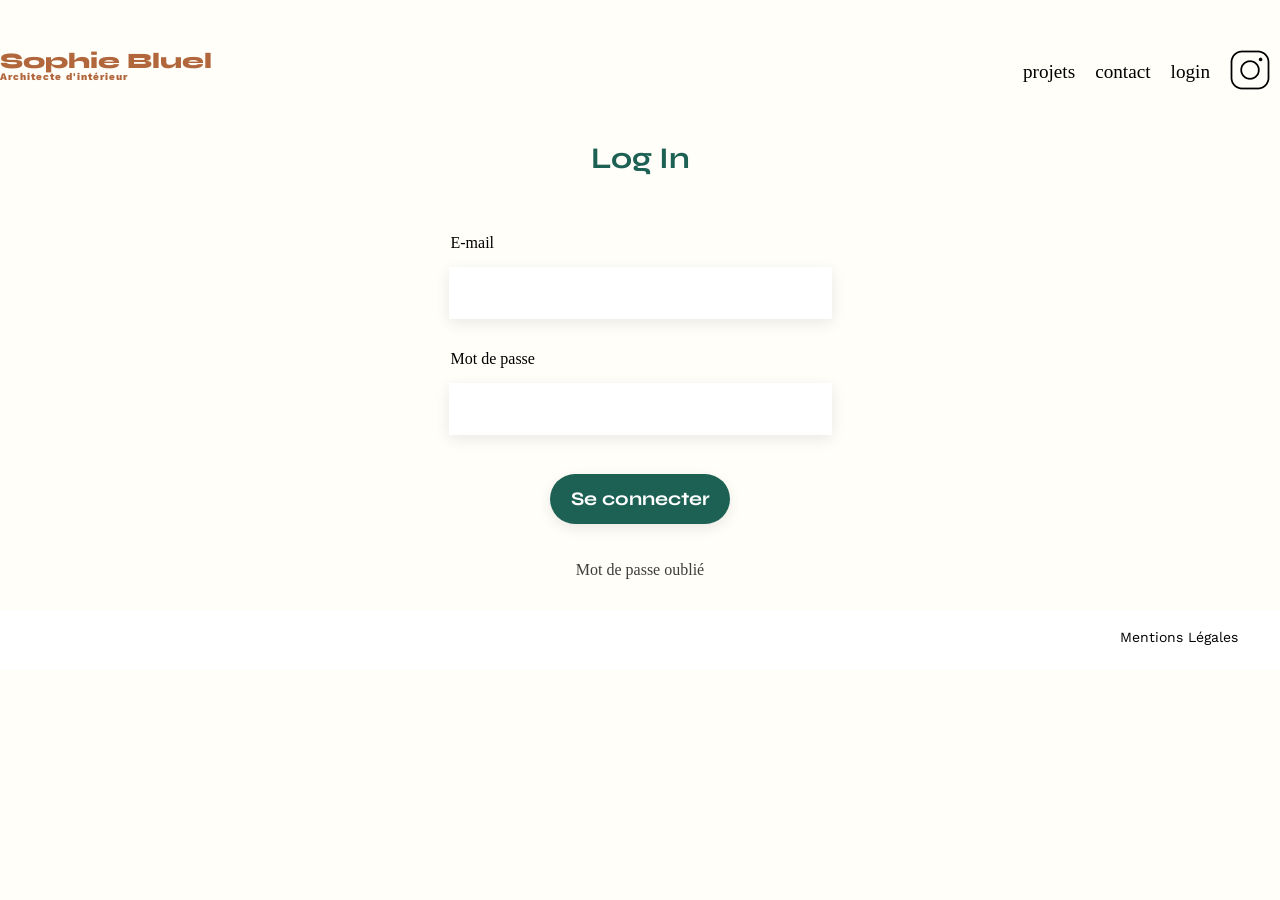
<file: FrontEnd/connection.html>
<!DOCTYPE html>
<html lang="en">

<head>
    <meta charset="UTF-8">
    <title>Sophie Bluel - Architecte d'intérieur</title>
    <meta name="viewport" content="width=device-width, initial-scale=1.0">
    <link rel="preconnect" href="https://fonts.googleapis.com">
    <link rel="preconnect" href="https://fonts.gstatic.com" crossorigin>
    <link href="https://fonts.googleapis.com/css2?family=Syne:wght@700;800&family=Work+Sans&display=swap"
        rel="stylesheet">
    <meta name="description" content="">
    <script type="module" src="connection.js" defer></script>
    <link rel="stylesheet" href="./assets/style.css">
</head>

<body>
    <header>
        <h1>Sophie Bluel <span>Architecte d'intérieur</span></h1>
        <nav>
            <ul>
                <a href="index.html#portfolio">
                    <li>projets</li>
                </a>
                <a href="index.html#contact">
                    <li>contact</li>
                </a>
                <a href="./connection.html">
                    <li>login</li>
                </a>
                <li><img src="./assets/icons/instagram.png" alt="Instagram"></li>
            </ul>
        </nav>
    </header>
    <section id="log_in">
        <h2>Log In</h2>
        <form id="form_1">

            <label for="input_email">E-mail</label>
            <input type="email" id="input_email">
            <label for="input_password">Mot de passe</label>
            <input type="password" id="input_password">
            <input type="submit" id="input_submit" value="Se connecter">

        </form>
        <a href="#">Mot de passe oublié</a>
    </section>
    <footer>
        <nav>
            <ul>
                <li>Mentions Légales</li>
            </ul>
        </nav>
    </footer>
</body>

</html>
</file>
<file: FrontEnd/assets/style.css>
/* http://meyerweb.com/eric/tools/css/reset/
   v2.0 | 20110126
   License: none (public domain)
*/

html,
body,
div,
span,
applet,
object,
iframe,
h1,
h2,
h3,
h4,
h5,
h6,
p,
blockquote,
pre,
a,
abbr,
acronym,
address,
big,
cite,
code,
del,
dfn,
em,
img,
ins,
kbd,
q,
s,
samp,
small,
strike,
strong,
sub,
sup,
tt,
var,
b,
u,
i,
center,
dl,
dt,
dd,
ol,
ul,
li,
fieldset,
form,
label,
legend,
table,
caption,
tbody,
tfoot,
thead,
tr,
th,
td,
article,
aside,
canvas,
details,
embed,
figure,
figcaption,
footer,
header,
hgroup,
menu,
nav,
output,
ruby,
section,
summary,
time,
mark,
audio,
video {
	margin: 0;
	padding: 0;
	border: 0;
	font-size: 100%;
	font: inherit;
	vertical-align: baseline;
}

/* HTML5 display-role reset for older browsers */
article,
aside,
details,
figcaption,
figure,
footer,
header,
hgroup,
menu,
nav,
section {
	display: block;
}

body {
	line-height: 1;
	overflow-x: hidden;
	background-color: #FFFEF8;
}

ol,
ul {
	list-style: none;
}

blockquote,
q {
	quotes: none;
}

blockquote:before,
blockquote:after,
q:before,
q:after {
	content: '';
	content: none;
}

table {
	border-collapse: collapse;
	border-spacing: 0;
}

/** end reset css**/
#main-container {
	max-width: 1140px;
	margin: auto;
	font-family: 'Work Sans';
	font-size: 14px;
	background-color: #FFFEF8;
}

header {
	display: flex;
	justify-content: space-between;
	margin: 50px 0
}

a {
	text-decoration: none;
	color: black;
}

section {
	margin: 50px 0
}

h1 {
	display: flex;
	flex-direction: column;
	font-family: 'Syne';
	font-size: 22px;
	font-weight: 800;
	color: #B1663C
}

h1>span {
	font-family: 'Work Sans';
	font-size: 10px;
	letter-spacing: 0.1em;
	;
}

h2 {
	font-family: 'Syne';
	font-weight: 700;
	font-size: 30px;
	color: #1D6154
}

nav ul {
	display: flex;
	align-items: center;
	list-style-type: none;

}

nav li {
	padding: 0 10px;
	font-size: 1.2em;
}

li:hover {
	color: #B1663C;
}

#introduction {
	display: flex;
	align-items: center;
}

#introduction figure {
	flex: 1
}

#introduction img {
	display: block;
	margin: auto;
	width: 80%;
}

#introduction article {
	flex: 1
}

#introduction h2 {
	margin-bottom: 1em;
}

#introduction p {
	margin-bottom: 0.5em;
}

#portfolio h2 {
	text-align: center;
	margin-bottom: 1em;
}

.gallery {
	width: 100%;
	display: grid;
	grid-template-columns: 1fr 1fr 1fr;
	grid-column-gap: 20px;
	grid-row-gap: 20px;
}

.gallery img {
	width: 100%;

}

#contact {
	width: 50%;
	margin: auto;
}

#contact>* {
	text-align: center;

}

#contact h2 {
	margin-bottom: 20px;
}

#contact form {
	text-align: left;
	margin-top: 30px;
	display: flex;
	flex-direction: column;
}

#contact input {
	height: 50px;
	font-size: 1.2em;
	border: none;
	box-shadow: 0px 4px 14px rgba(0, 0, 0, 0.09);
}

#contact label {
	margin: 2em 0 1em 0;
}

#contact textarea {
	border: none;
	box-shadow: 0px 4px 14px rgba(0, 0, 0, 0.09);
}

input[type="submit"] {
	font-family: 'Syne';
	font-weight: 700;
	color: white;
	background-color: #1D6154;
	margin: 2em auto;
	width: 180px;
	text-align: center;
	border-radius: 60px;
}

footer nav ul {
	display: flex;
	justify-content: flex-end;
	margin: 2em
}
footer{
	width: 100%;
	height: 60px;
	background-color: white;
}
footer li{
	margin-top: 20px;
	font-family: 'work sans';
	font-size: 14px;
}
/* les filtres */
button {

	border-color: #1D6154;
	border-width: 1px;
	background-color: #FFFEF8;
	border-radius: 60px;
	color: #1D6154;
	font-size: 16px;
	text-align: center;
	font-family: 'Syne';
}

#filtres {
	display: flex;
	justify-content: center;
	margin-bottom: 30px;
	height: 37px;
}

#filtres button {
	padding-left: 10px;
	padding-right: 10px;
	margin-right: 15px;
}

button:hover {
	background-color: #1D6154;
	color: white;
}

.active {
	background-color: #1D6154;
	color: white;
}

/* log in */
#log_in{
	margin-bottom: 0px;
}
#log_in>* {
	text-align: center;

}

#log_in h2 {
	margin-bottom: 20px;
}

#log_in input {
	height: 50px;
	font-size: 1.2em;
	border: none;
	box-shadow: 0px 4px 14px rgba(0, 0, 0, 0.09);
}

#log_in label {
	margin: 2em 0 1em 0;
	width: 379px;
	margin-left: auto;
	margin-right: auto;
}

#log_in form {
	text-align: left;
	margin-top: 30px;
	display: flex;
	flex-direction: column;
}

#input_email {
	width: 379px;
	margin-left: auto;
	margin-right: auto;
}

#input_password {
	width: 379px;
	margin-left: auto;
	margin-right: auto;
}

#log_in a {
	display: block;
	margin-left: auto;
	margin-right: auto;
	color: #3D3D3D;
}

/* css apres l'hautentification de sophie */
#modify-header {
	width: 100vw;
	height: 59px;
	background-color: black;
	justify-content: center;
}

#edition-mode {
	display: flex;
	margin-top: auto;
	margin-bottom: auto;
}

#space {
	width: 10px;
	height: 19px;
}

#modify-header span {
	color: white;
	height: 19px;
	width: 19px;
}

#modify-header p {
	color: white;
	margin-top: 3px;
	font-size: 14px;
	font-family: 'work sans';
	font-weight: 100;
}

#modify-project {
	display: flex;
	justify-content: center;
}

#modify {
	cursor: pointer;
}

#modify p {
	margin-top: 8px;
}
.edition {
	display: none;
}

/* modale */
aside {
	position: fixed;
	justify-content: center;
	display: none;
	z-index: 100;
	top: 50%;
	transform: translateY(-50%);
	align-items: center;
	left: 50%;
	transform: translateX(-50%);

}

#modale {
	width: 45vw;
	height: 92vh;
	background-color: white;
	border-radius: 10px;
	position: absolute;
}

#croix_1 {
	position: absolute;
	top: 10px;
	right: 10px;
	cursor: pointer;
}
#croix_2 {
	position: absolute;
	top: 10px;
	right: 10px;
	cursor: pointer;
}

#modale h2 {
	text-align: center;
	color: black;
	font-family: 'work sans';
	font-size: 26px;
	font-weight: 400;
	margin-top: 40px;
	margin-bottom: 30px;
}

.gallery-modale {
	display: grid;
	grid-template-columns: 1fr 1fr 1fr 1fr 1fr;
	grid-row-gap: 25px;
	grid-column-gap: 10px;
	margin-left: 10%;
	margin-right: 10%;
	height: 65%;
	overflow: auto;
}

.gallery-modale img {
	width: 100%;
	height: 102.57px;
}

.gallery-modale span {
	position: absolute;
	color: white;
	background-color: black;
	cursor: pointer;
	right: 0;
}

.gallery-modale figure {
	position: relative;
}

#ligne {
	position: absolute;
	width: 80%;
	background-color: gray;
	height: 2px;
	left: 50%;
	bottom: 15%;
	transform: translateX(-50%);

}

#btn_modale_1 {
	cursor: pointer;
	border-width: 1px;
	background-color: #1D6154;
	border-radius: 60px;
	color: white;
	font-size: 14px;
	text-align: center;
	font-family: 'Syne';
	padding: 10px 30px 10px 30px;
	font-weight: 700;
	bottom: 5%;
	position: absolute;
	left: 50%;
	transform: translateX(-50%);

}
#modale_2{
	display: none;
}
#fleche {
	position: absolute;
	top: 10px;
	left: 10px;
	cursor: pointer;
}
#upload {
	width: 420px;
	height: 169px;
	background-color: #E8F1F6;
	display: block;
	margin-left: auto;
	margin-right: auto;
}
#upload img{
	position: absolute;
	width: 173px;
	height: 169px;
	margin-left: 123px;
	display: none;
}
#upload input[type="file"]{
	display: none;
}
#upload label{
	display: flex;
	justify-content: center;
	align-items: center;
	width: 173px;
	height: 36px;
	background-color: #CBD6DC;
	color: #306685;
	border-radius: 50px;
	font-size: 14px;
	font-weight: 500;
	margin-left: auto;
	margin-right: auto;
	cursor: pointer;
}
#upload span{
	display: flex;
	justify-content: center;
	font-size: 76px;
	color: #B9C5CC;
	padding-top: 18px;
}
#upload p{
	display: flex;
	justify-content: center;
}
#upload_input{
	display: flex;
	flex-direction: column;
	align-items: center;
}
#upload_input input{
	width: 420px;
	height: 40px;
	border: none;
	box-shadow: 0 4px 8px rgba(0, 0, 0, 0.1);
}
#upload_input select{
	width: 420px;
	height: 40px;
	border: none;
	box-shadow: 0 4px 8px rgba(0, 0, 0, 0.1);
}
#upload_input_1{
	display: flex;
	flex-direction: column;
	margin-top: 20px;
}
#upload_input_2{
	display: flex;
	flex-direction: column;
	margin-top: 20px;
}
#btn_modale_2{
	cursor: pointer;
	border: none;
	background-color: #A7A7A7;
	border-radius: 60px;
	color: white;
	font-size: 14px;
	text-align: center;
	font-family: 'Syne';
	padding: 10px 30px 10px 30px;
	font-weight: 700;
	bottom: 0%;
	position: absolute;
	left: 50%;
	transform: translateX(-50%);
	width: 237px;
}
</file>
